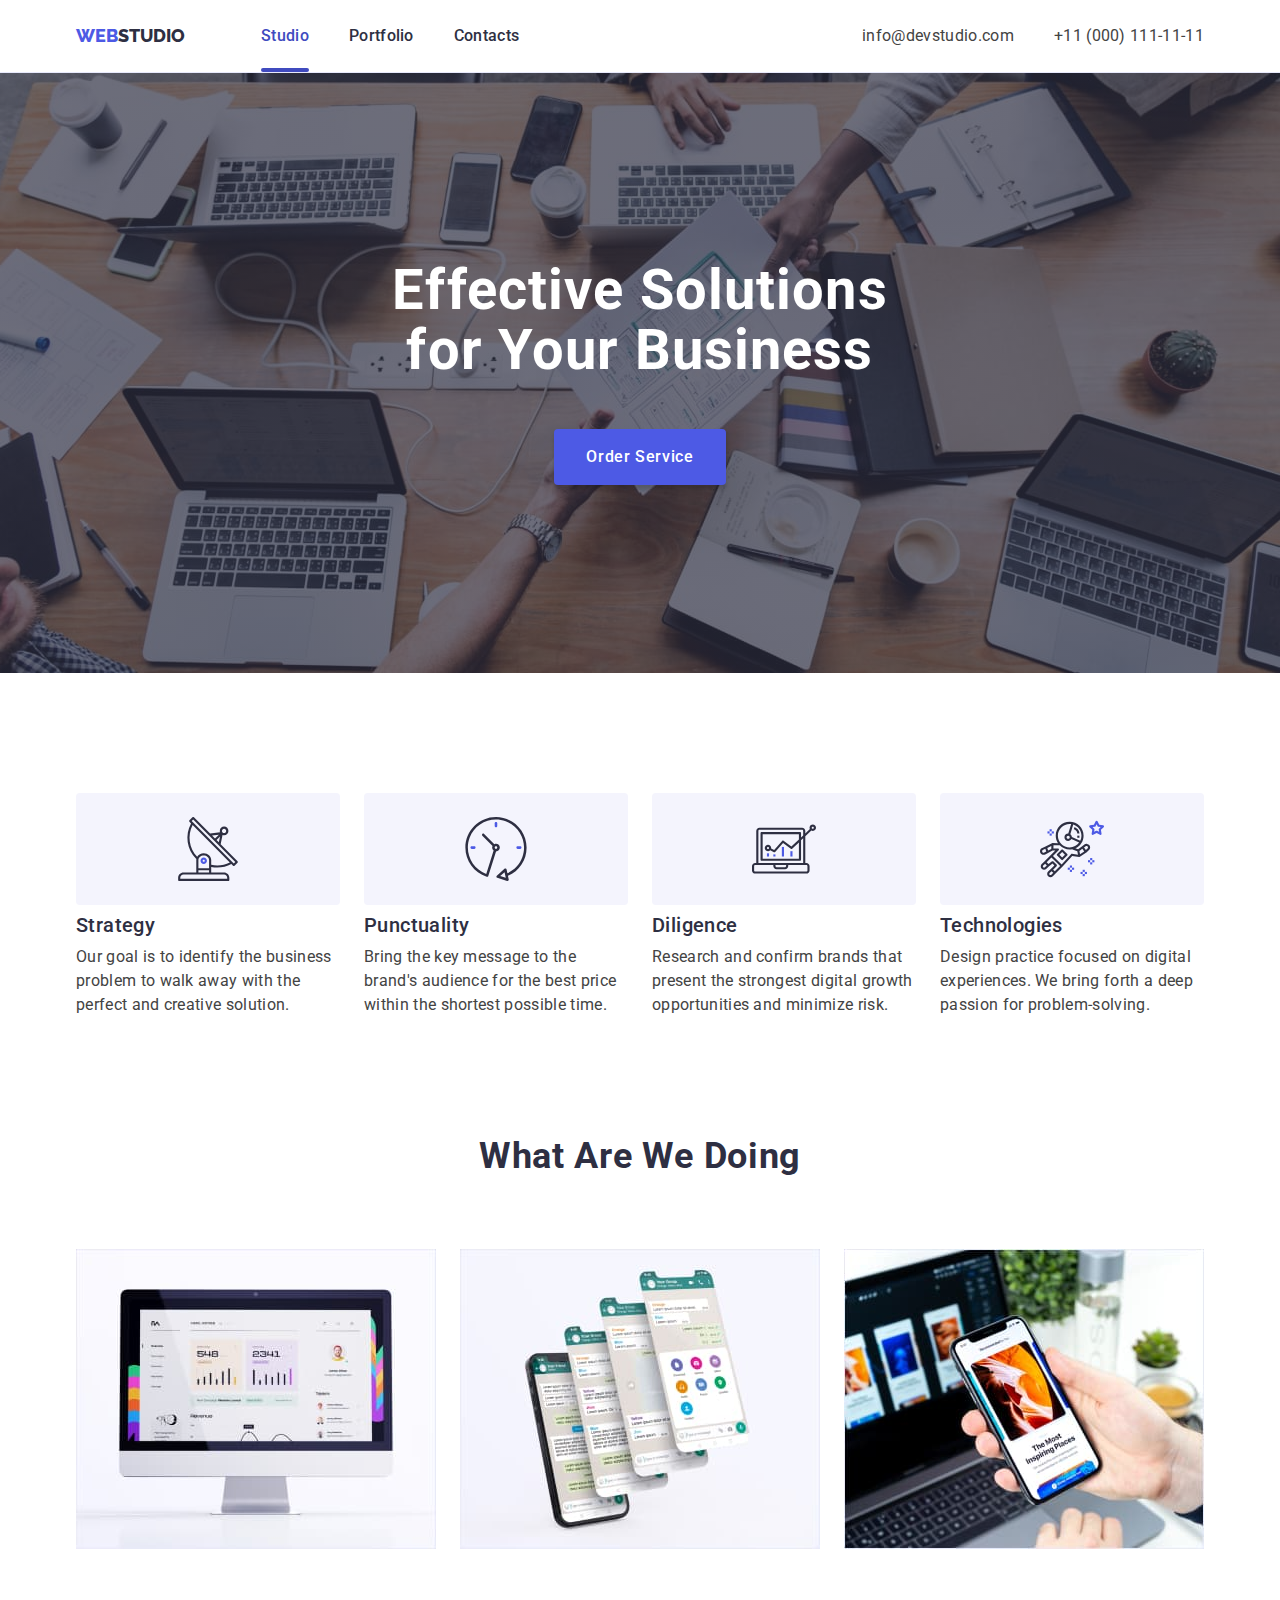
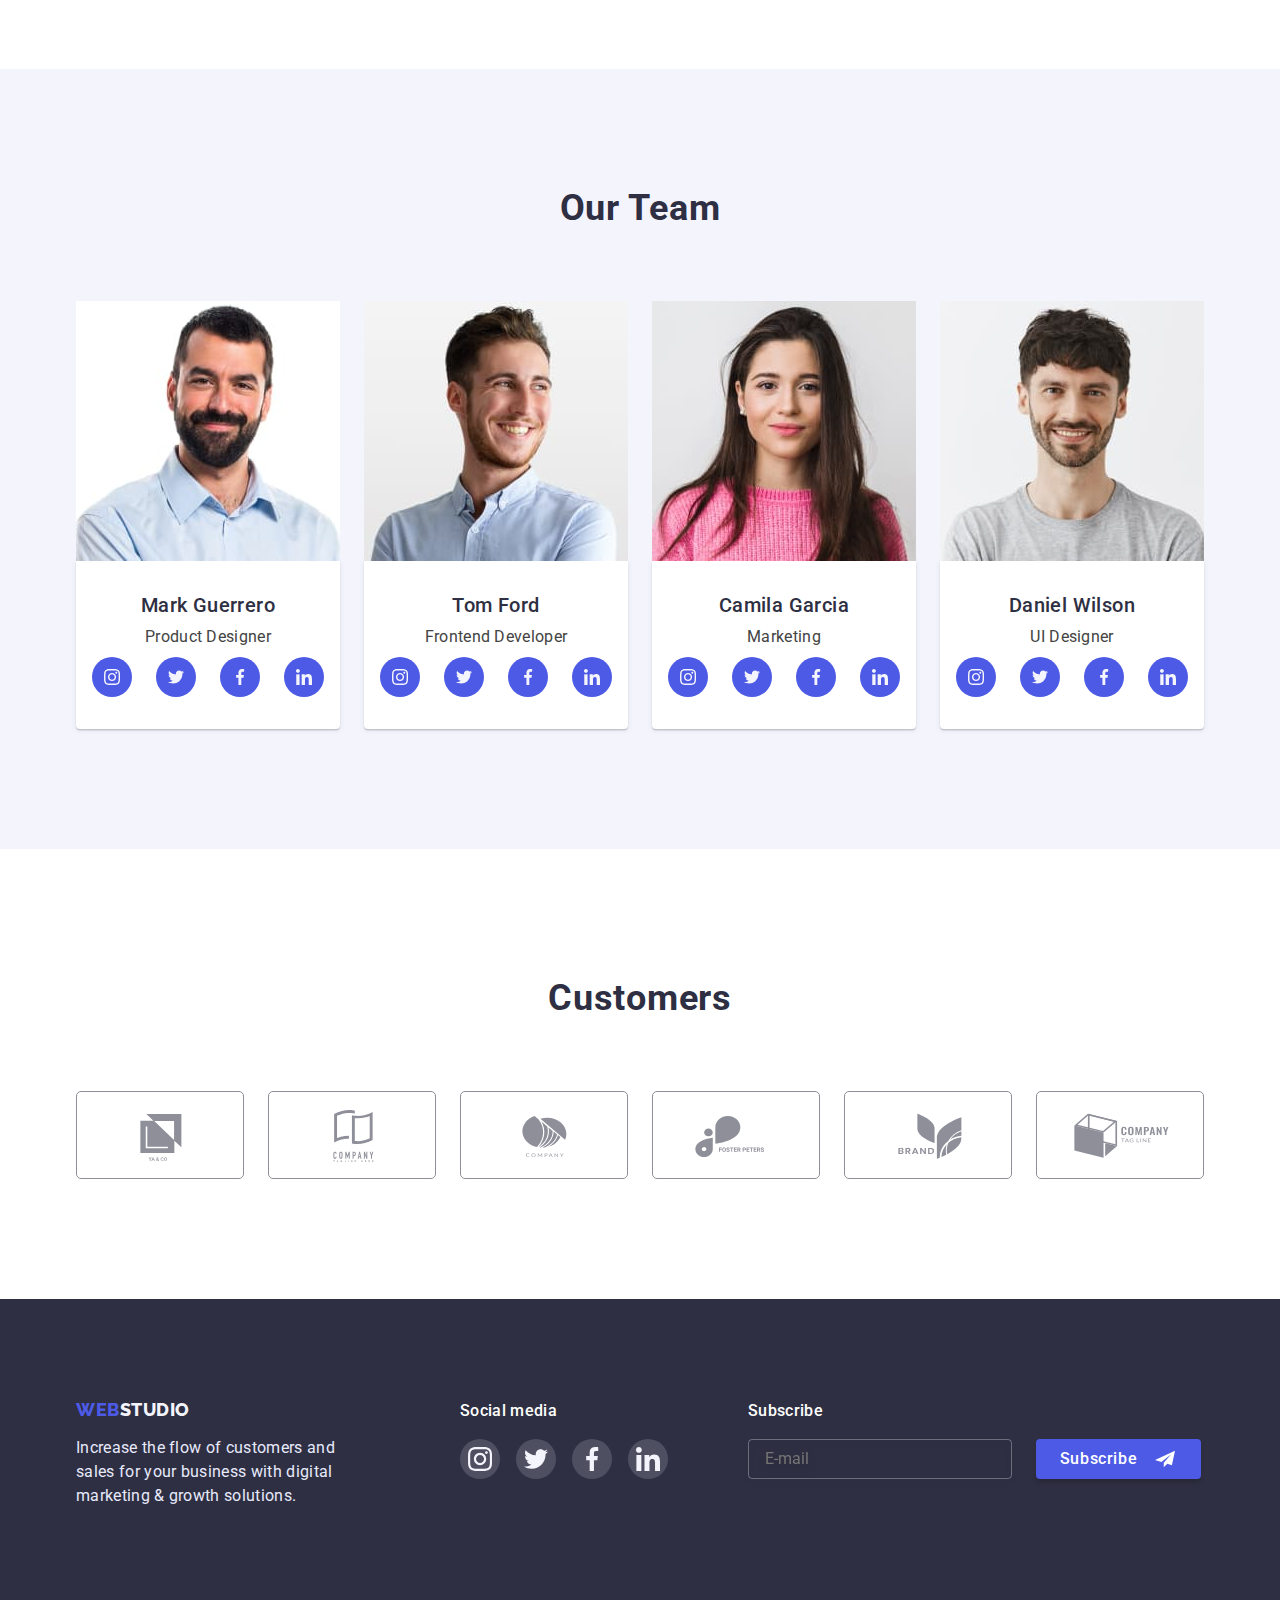
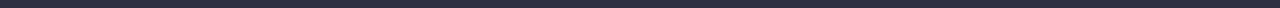
<file: index.html>
<!DOCTYPE html>
<html lang="en">
  <head>
    <meta charset="UTF-8" />
    <meta http-equiv="X-UA-Compatible" content="IE=edge" />
    <meta name="viewport" content="width=device-width, initial-scale=1.0" />
    <title>WebStudio</title>
    <link rel="preconnect" href="https://fonts.googleapis.com" />
    <link rel="preconnect" href="https://fonts.gstatic.com" crossorigin />
    <link
      href="https://fonts.googleapis.com/css2?family=Raleway:wght@800&family=Roboto:wght@400;500;700&display=swap"
      rel="stylesheet"
    />
    <link
      rel="stylesheet"
      href="https://cdnjs.cloudflare.com/ajax/libs/modern-normalize/1.1.0/modern-normalize.min.css"
    />
    <link rel="stylesheet" href="./css/styles.css" />
  </head>
  <body>
    <!-- Шапка сайта -->
    <header class="header">
      <div class="container">
        <nav class="header-navigation main-nav">
          <a class="header-logo link" href="./index.html"
            ><span class="blue-word">web</span>studio</a
          >

          <ul class="header-list list">
            <li class="header-item">
              <a class="header-link link current" href="">studio</a>
            </li>
            <li class="header-item">
              <a class="header-link link" href="./portfolio.html">portfolio</a>
            </li>
            <li class="header-item">
              <a class="header-link link" href="">contacts</a>
            </li>
          </ul>

          <ul class="adress-list list">
            <li class="adress-item">
              <a class="header-mail link" href="mailto:info@devstudio.com"
                >info@devstudio.com</a
              >
            </li>
            <li class="adress-item">
              <a class="header-tel link" href="tel:+110001111111"
                >+11 (000) 111-11-11</a
              >
            </li>
          </ul>
        </nav>
      </div>
    </header>

    <main>
      <!-- Герой -->
      <section class="hero centered overlay">
        <div class="container">
          <h1 class="hero-title">Effective Solutions for Your Business</h1>
          <button class="hero-btn pointer link" data-modal-open type="button">
            Order Service
          </button>
        </div>
      </section>

      <!-- Преимущества -->
      <section class="features">
        <div class="container">
          <h2 class="visually-hidden">Features</h2>

          <ul class="features-list list">
            <li class="features-item icon-antenna">
              <h3 class="features-subtitle">Strategy</h3>
              <p class="features-text">
                Our goal is to identify the business problem to walk away with
                the perfect and creative solution.
              </p>
            </li>
            <li class="features-item icon-clock">
              <h3 class="features-subtitle">Punctuality</h3>
              <p class="features-text">
                Bring the key message to the brand's audience for the best price
                within the shortest possible time.
              </p>
            </li>
            <li class="features-item icon-diagram">
              <h3 class="features-subtitle">Diligence</h3>
              <p class="features-text">
                Research and confirm brands that present the strongest digital
                growth opportunities and minimize risk.
              </p>
            </li>
            <li class="features-item icon-astronaut">
              <h3 class="features-subtitle">Technologies</h3>
              <p class="features-text">
                Design practice focused on digital experiences. We bring forth a
                deep passion for problem-solving.
              </p>
            </li>
          </ul>
        </div>
      </section>

      <!-- Что мы делаем -->
      <section class="doing">
        <div class="container">
          <h2 class="doing-title centered">What Are We Doing</h2>

          <ul class="doing-list list">
            <li class="doing-item">
              <img src="./images/img-1.jpg" alt="Monitor" width="360" />
            </li>
            <li class="doing-item">
              <img src="./images/img-2.jpg" alt="Apps" width="360" />
            </li>
            <li class="doing-item">
              <img src="./images/img-3.jpg" alt="Phone in hand" width="360" />
            </li>
          </ul>
        </div>
      </section>

      <!-- Наша команда -->
      <section class="team centered">
        <div class="container">
          <h2 class="team-title">Our Team</h2>
          <ul class="team-list list">
            <li class="team-item">
              <img
                class="team-img"
                src="./images/photo-mark-guerrero.jpg"
                alt="Photo Mark Guerrero"
                width="264"
              />
              <div class="team-card">
                <h3 class="team-subtitle">Mark Guerrero</h3>
                <p class="team-text">Product Designer</p>
                <ul class="team-soc-list list">
                  <li class="team-soc-item">
                    <a href="" class="team-soc-link link">
                      <svg class="team-soc-icon" width="16" height="16">
                        <use href="./images/sprite.svg#icon-instagram"></use>
                      </svg>
                    </a>
                  </li>
                  <li class="team-soc-item">
                    <a href="" class="team-soc-link link">
                      <svg class="team-soc-icon" width="16" height="16">
                        <use href="./images/sprite.svg#icon-twitter"></use>
                      </svg>
                    </a>
                  </li>
                  <li class="team-soc-item">
                    <a href="" class="team-soc-link link">
                      <svg class="team-soc-icon" width="16" height="16">
                        <use href="./images/sprite.svg#icon-facebook"></use>
                      </svg>
                    </a>
                  </li>
                  <li class="team-soc-item">
                    <a href="" class="team-soc-link link">
                      <svg class="team-soc-icon" width="16" height="16">
                        <use href="./images/sprite.svg#icon-linkedin"></use>
                      </svg>
                    </a>
                  </li>
                </ul>
              </div>
            </li>
            <li class="team-item">
              <img
                class="team-img"
                src="./images/photo-tom-ford.jpg"
                alt="Photo Tom Ford"
                width="264"
              />
              <div class="team-card">
                <h3 class="team-subtitle">Tom Ford</h3>
                <p class="team-text">Frontend Developer</p>
                <ul class="team-soc-list list">
                  <li class="team-soc-item">
                    <a href="" class="team-soc-link link">
                      <svg class="team-soc-icon" width="16" height="16">
                        <use href="./images/sprite.svg#icon-instagram"></use>
                      </svg>
                    </a>
                  </li>
                  <li class="team-soc-item">
                    <a href="" class="team-soc-link link">
                      <svg class="team-soc-icon" width="16" height="16">
                        <use href="./images/sprite.svg#icon-twitter"></use>
                      </svg>
                    </a>
                  </li>
                  <li class="team-soc-item">
                    <a href="" class="team-soc-link link">
                      <svg class="team-soc-icon" width="16" height="16">
                        <use href="./images/sprite.svg#icon-facebook"></use>
                      </svg>
                    </a>
                  </li>
                  <li class="team-soc-item">
                    <a href="" class="team-soc-link link">
                      <svg class="team-soc-icon" width="16" height="16">
                        <use href="./images/sprite.svg#icon-linkedin"></use>
                      </svg>
                    </a>
                  </li>
                </ul>
              </div>
            </li>
            <li class="team-item">
              <img
                class="team-img"
                src="./images/photo-camila-garcia.jpg"
                alt="Photo Camila Garcia"
                width="264"
              />
              <div class="team-card">
                <h3 class="team-subtitle">Camila Garcia</h3>
                <p class="team-text">Marketing</p>
                <ul class="team-soc-list list">
                  <li class="team-soc-item">
                    <a href="" class="team-soc-link link">
                      <svg class="team-soc-icon" width="16" height="16">
                        <use href="./images/sprite.svg#icon-instagram"></use>
                      </svg>
                    </a>
                  </li>
                  <li class="team-soc-item">
                    <a href="" class="team-soc-link link">
                      <svg class="team-soc-icon" width="16" height="16">
                        <use href="./images/sprite.svg#icon-twitter"></use>
                      </svg>
                    </a>
                  </li>
                  <li class="team-soc-item">
                    <a href="" class="team-soc-link link">
                      <svg class="team-soc-icon" width="16" height="16">
                        <use href="./images/sprite.svg#icon-facebook"></use>
                      </svg>
                    </a>
                  </li>
                  <li class="team-soc-item">
                    <a href="" class="team-soc-link link">
                      <svg class="team-soc-icon" width="16" height="16">
                        <use href="./images/sprite.svg#icon-linkedin"></use>
                      </svg>
                    </a>
                  </li>
                </ul>
              </div>
            </li>
            <li class="team-item">
              <img
                class="team-img"
                src="./images/photo-daniel-wilson.jpg"
                alt="Photo Daniel Wilson"
                width="264"
              />
              <div class="team-card">
                <h3 class="team-subtitle">Daniel Wilson</h3>
                <p class="team-text">UI Designer</p>
                <ul class="team-soc-list list">
                  <li class="team-soc-item">
                    <a href="" class="team-soc-link link">
                      <svg class="team-soc-icon" width="16" height="16">
                        <use href="./images/sprite.svg#icon-instagram"></use>
                      </svg>
                    </a>
                  </li>
                  <li class="team-soc-item">
                    <a href="" class="team-soc-link link">
                      <svg class="team-soc-icon" width="16" height="16">
                        <use href="./images/sprite.svg#icon-twitter"></use>
                      </svg>
                    </a>
                  </li>
                  <li class="team-soc-item">
                    <a href="" class="team-soc-link link">
                      <svg class="team-soc-icon" width="16" height="16">
                        <use href="./images/sprite.svg#icon-facebook"></use>
                      </svg>
                    </a>
                  </li>
                  <li class="team-soc-item">
                    <a href="" class="team-soc-link link">
                      <svg class="team-soc-icon" width="16" height="16">
                        <use href="./images/sprite.svg#icon-linkedin"></use>
                      </svg>
                    </a>
                  </li>
                </ul>
              </div>
            </li>
          </ul>
        </div>
      </section>
    </main>

    <!-- Customers -->
    <section class="customers">
      <div class="container">
        <h2 class="customers-title">Customers</h2>
        <ul class="customers-list list">
          <li class="customers-item">
            <a href="" class="customers-link link">
              <svg class="customers-icon" width="104" height="56">
                <use href="./images/sprite.svg#icon-Logo1"></use>
              </svg>
            </a>
          </li>
          <li class="customers-item">
            <a href="" class="customers-link link">
              <svg class="customers-icon" width="104" height="56">
                <use href="./images/sprite.svg#icon-Logo2"></use>
              </svg>
            </a>
          </li>
          <li class="customers-item">
            <a href="" class="customers-link link">
              <svg class="customers-icon" width="104" height="56">
                <use href="./images/sprite.svg#icon-Logo3"></use>
              </svg>
            </a>
          </li>
          <li class="customers-item">
            <a href="" class="customers-link link">
              <svg class="customers-icon" width="104" height="56">
                <use href="./images/sprite.svg#icon-Logo4"></use>
              </svg>
            </a>
          </li>
          <li class="customers-item">
            <a href="" class="customers-link link">
              <svg class="customers-icon" width="104" height="56">
                <use href="./images/sprite.svg#icon-Logo5"></use>
              </svg>
            </a>
          </li>
          <li class="customers-item">
            <a href="" class="customers-link link">
              <svg class="customers-icon" width="104" height="56">
                <use href="./images/sprite.svg#icon-Logo6"></use>
              </svg>
            </a>
          </li>
        </ul>
      </div>
    </section>

    <!-- Футер -->
    <footer class="footer">
      <div class="container">
        <div class="webstudio">
          <a class="footer-logo link" href="./index.html"
            ><span class="blue-word">web</span>studio</a
          >
          <p class="footer-text">
            Increase the flow of customers and sales for your business with
            digital marketing & growth solutions.
          </p>
        </div>
        <div class="soc-media">
          <p class="soc-media-text">social media</p>
          <ul class="footer-soc-list list">
            <li class="footer-soc-item">
              <a href="" class="footer-soc-link link">
                <svg class="team-soc-icon" width="24" height="24">
                  <use href="./images/sprite.svg#icon-instagram"></use>
                </svg>
              </a>
            </li>
            <li class="footer-soc-item">
              <a href="" class="footer-soc-link link">
                <svg class="team-soc-icon" width="24" height="24">
                  <use href="./images/sprite.svg#icon-twitter"></use>
                </svg>
              </a>
            </li>
            <li class="footer-soc-item">
              <a href="" class="footer-soc-link link">
                <svg class="team-soc-icon" width="24" height="24">
                  <use href="./images/sprite.svg#icon-facebook"></use>
                </svg>
              </a>
            </li>
            <li class="footer-soc-item">
              <a href="" class="footer-soc-link link">
                <svg class="team-soc-icon" width="24" height="24">
                  <use href="./images/sprite.svg#icon-linkedin"></use>
                </svg>
              </a>
            </li>
          </ul>
        </div>
        <div class="footer-subscribe">
          <p class="footer-subscribe-title">Subscribe</p>
          <form class="footer-form">
            <input
              type="email"
              class="subscribe-input"
              name="subscribe-email"
              placeholder="E-mail"
            />
            <button class="footer-btn-subscribe" type="submit">
              <span>Subscribe</span>
              <svg class="subscribe-icon" width="24" height="20">
                <use href="./images/sprite.svg#icon-paper-plane"></use>
              </svg>
            </button>
          </form>
        </div>
      </div>
    </footer>

    <!-- МОДАЛЬНЕ ВІКНО -->
    <div class="backdrop is-hidden" data-modal>
      <div class="modal">
        <button type="button" class="modal-close pointer" data-modal-close>
          <svg class="modal-close-icon" width="24" height="24">
            <use href="./images/sprite.svg#icon-close-black-18dp-2-1"></use>
          </svg>
        </button>

        <p class="modal-title">Leave your contacts and we will call you back</p>
        <form class="modal-form">
          <div class="modal-field">
            <label class="input-text" for="user-name">Name</label>
            <div class="input-wrap">
              <input
                type="text"
                name="user-name"
                id="user-name"
                class="modal-input"
              />
              <svg class="modal-icon" width="18" height="18">
                <use href="./images/sprite.svg#icon-person-black-18dp-1"></use>
              </svg>
            </div>
          </div>
          <div class="modal-field">
            <label class="input-text" for="user-phone">Phone</label>
            <div class="input-wrap">
              <input
                type="tel"
                name="user-phone"
                id="user-phone"
                class="modal-input"
              />
              <svg class="modal-icon" width="18" height="24">
                <use href="./images/sprite.svg#icon-phone-black-18dp-1"></use>
              </svg>
            </div>
          </div>
          <div class="modal-field">
            <label class="input-text" for="user-email">Email</label>
            <div class="input-wrap">
              <input
                type="email"
                name="user-email"
                id="user-email"
                class="modal-input"
              />
              <svg class="modal-icon" width="18" height="24">
                <use href="./images/sprite.svg#icon-email-black-18dp-1"></use>
              </svg>
            </div>
          </div>
          <div class="modal-field-comment">
            <label class="input-text" for="user-comment">Comment</label>
            <textarea
              name="user-comment"
              id="user-comment"
              class="modal-message"
              placeholder="Text input"
            ></textarea>
          </div>
          <div class="modal-field-accept">
            <input
              class="input-check visually-hidden"
              type="checkbox"
              id="policy"
              value="accept"
            />
            <label for="policy" class="check-text">
              <span>
                <svg class="check-icon" width="10" height="8">
                  <use href="./images/sprite.svg#icon-check"></use>
                </svg>
              </span>
              I accept the terms and conditions of the&nbsp;
              <a href="#" class="privacy-link">Privacy Policy</a></label
            >
          </div>
          <button class="modal-btn-send link pointer" type="submit">
            Send
          </button>
        </form>
      </div>
    </div>

    <script src="./js/modal.js"></script>
  </body>
</html>
</file>
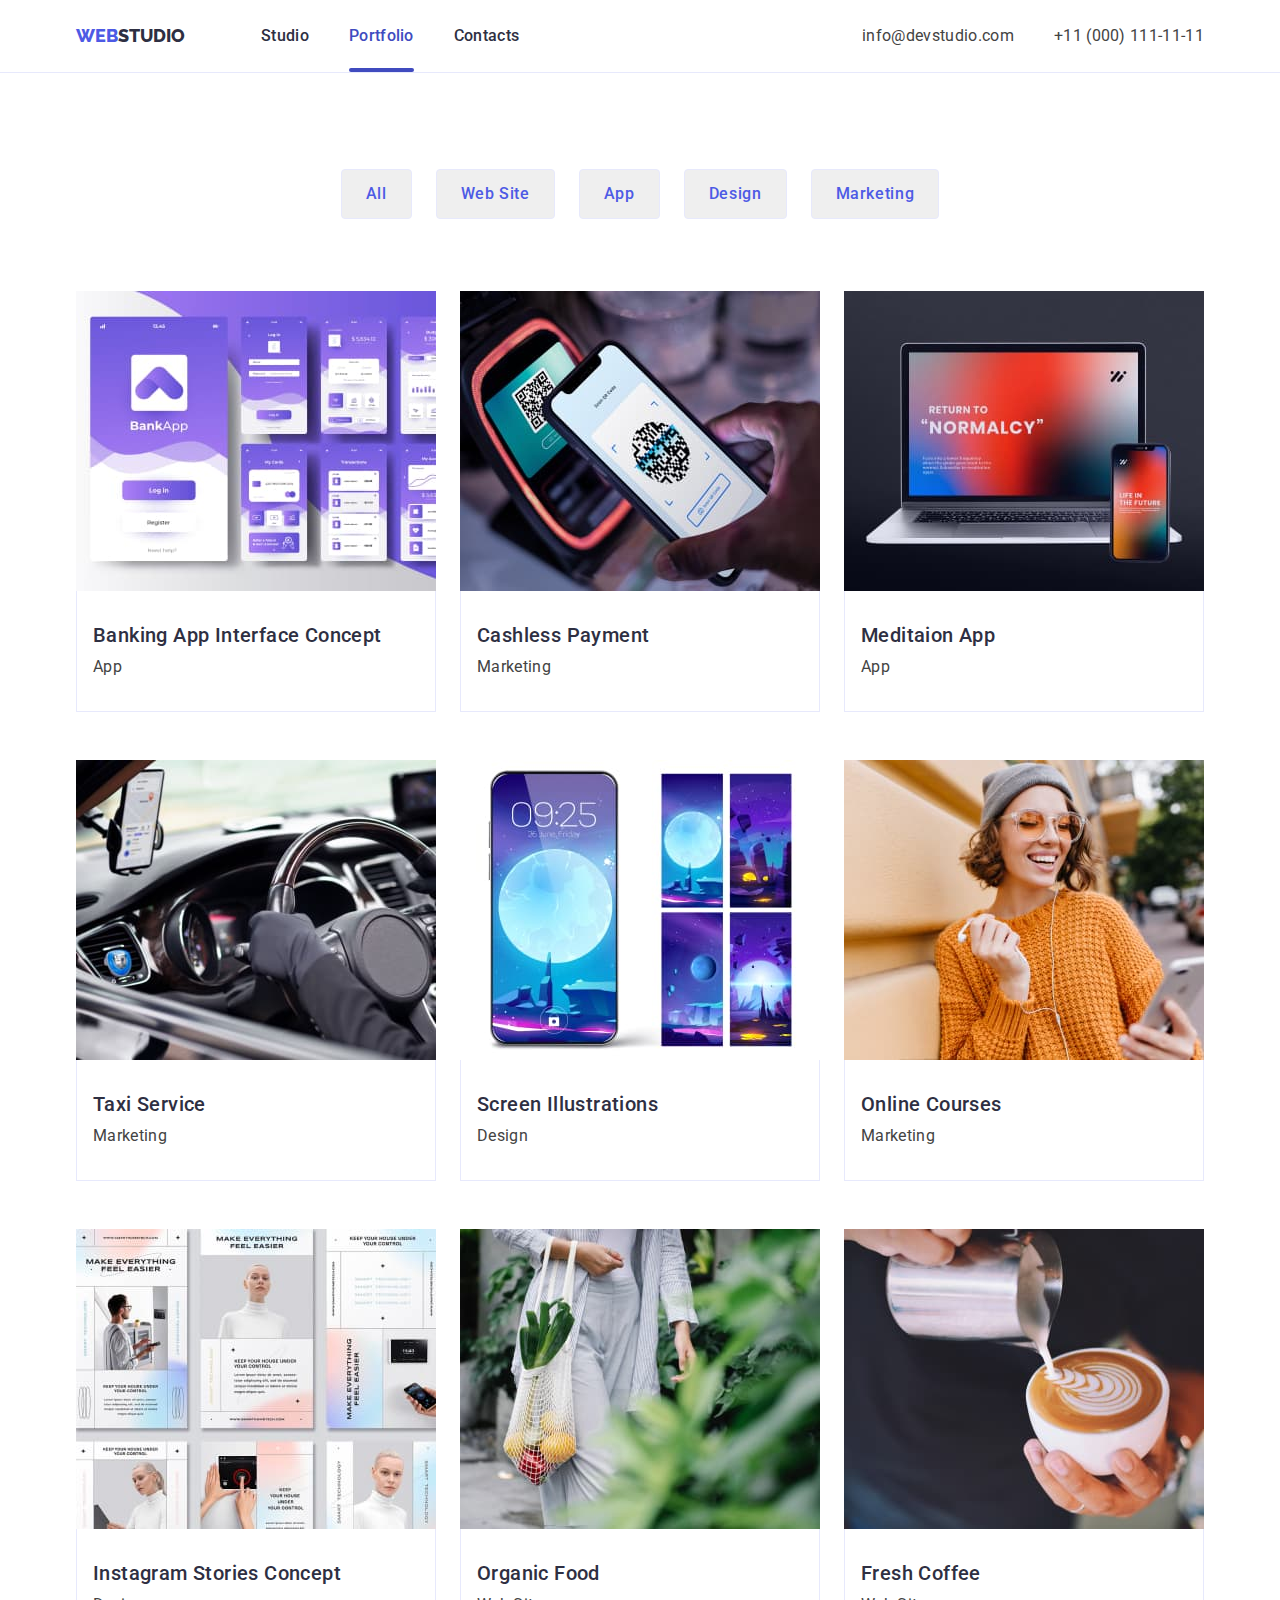
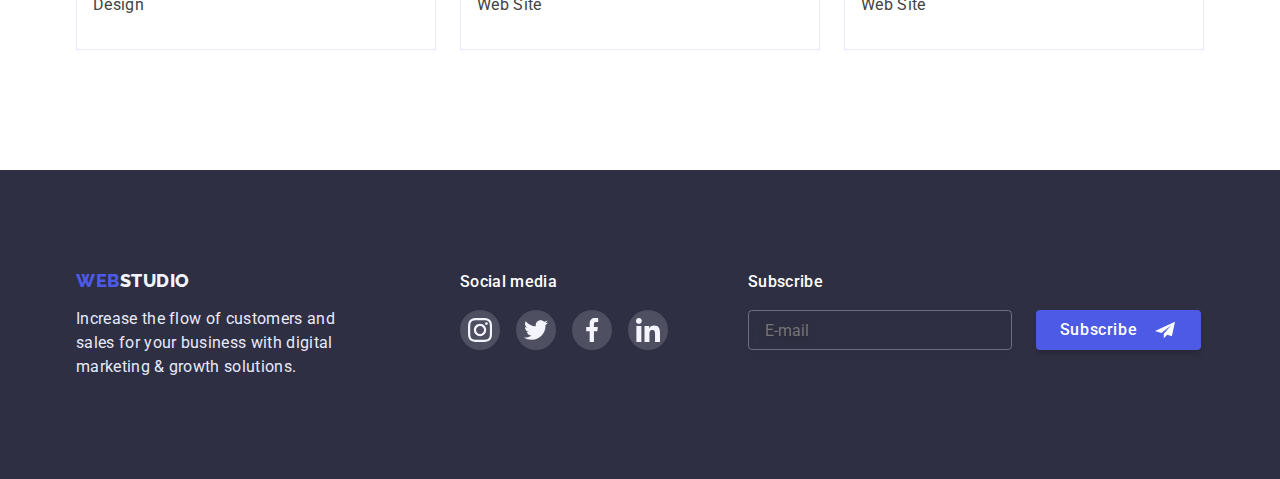
<file: portfolio.html>
<!DOCTYPE html>
<html lang="en">
  <head>
    <meta charset="UTF-8" />
    <meta http-equiv="X-UA-Compatible" content="IE=edge" />
    <meta name="viewport" content="width=device-width, initial-scale=1.0" />
    <title>Portfolio</title>
    <link rel="preconnect" href="https://fonts.googleapis.com" />
    <link rel="preconnect" href="https://fonts.gstatic.com" crossorigin />
    <link
      href="https://fonts.googleapis.com/css2?family=Raleway:wght@800&family=Roboto:wght@400;500;700&display=swap"
      rel="stylesheet"
    />
    <link
      rel="stylesheet"
      href="https://cdnjs.cloudflare.com/ajax/libs/modern-normalize/1.1.0/modern-normalize.min.css"
    />
    <link rel="stylesheet" href="./css/styles.css" />
  </head>
  <body>
    <!-- Шапка сайта -->
    <header class="header">
      <div class="container">
        <nav class="header-navigation main-nav">
          <a class="header-logo link" href="./index.html"
            ><span class="blue-word">web</span>studio</a
          >

          <ul class="header-list list">
            <li class="header-item">
              <a class="header-link link" href="./index.html">studio</a>
            </li>
            <li class="header-item">
              <a class="header-link link current" href="">portfolio</a>
            </li>
            <li class="header-item">
              <a class="header-link link" href="">contacts</a>
            </li>
          </ul>

          <ul class="adress-list list">
            <li class="adress-item">
              <a class="header-mail link" href="mailto:info@devstudio.com"
                >info@devstudio.com</a
              >
            </li>
            <li class="adress-item">
              <a class="header-tel link" href="tel:+110001111111"
                >+11 (000) 111-11-11</a
              >
            </li>
          </ul>
        </nav>
      </div>
    </header>

    <main>
      <!-- Портфолио -->
      <section class="portfolio">
        <h1 class="visually-hidden">Portfolio</h1>

        <!-- Фильтр -->
        <div class="container">
          <ul class="portfolio-filter-list list">
            <li class="portfolio-filter-item">
              <button class="portfolio-filter-btn pointer link" type="button">
                All
              </button>
            </li>
            <li class="portfolio-filter-item">
              <button class="portfolio-filter-btn pointer link" type="button">
                Web Site
              </button>
            </li>
            <li class="portfolio-filter-item">
              <button class="portfolio-filter-btn pointer link" type="button">
                App
              </button>
            </li>
            <li class="portfolio-filter-item">
              <button class="portfolio-filter-btn pointer link" type="button">
                Design
              </button>
            </li>
            <li class="portfolio-filter-item">
              <button class="portfolio-filter-btn pointer link" type="button">
                Marketing
              </button>
            </li>
          </ul>

          <!-- Примеры работ -->
          <ul class="portfolio-list list">
            <li class="portfolio-item">
              <a href="" class="portfolio-link link">
                <div class="portfolio-cover-wrap">
                  <img
                    class="portfolio-img"
                    src="./images/portfolio/img-card-1.jpg"
                    alt="Description card"
                    width="360"
                  />
                  <p class="portfolio-cover-text">
                    14 Stylish and User-Friendly App Design Concepts · Task
                    Manager App · Calorie Tracker App · Exotic Fruit Ecommerce
                    App · Cloud Storage App
                  </p>
                </div>
                <div class="portfolio-card">
                  <h2 class="portfolio-subtitle">
                    Banking App Interface Concept
                  </h2>
                  <p class="portfolio-text">App</p>
                </div>
              </a>
            </li>
            <li class="portfolio-item">
              <a href="" class="portfolio-link link">
                <div class="portfolio-cover-wrap">
                  <img
                    class="portfolio-img"
                    src="./images/portfolio/img-card-2.jpg"
                    alt="Description card"
                    width="360"
                  />
                  <p class="portfolio-cover-text">
                    14 Stylish and User-Friendly App Design Concepts · Task
                    Manager App · Calorie Tracker App · Exotic Fruit Ecommerce
                    App · Cloud Storage App
                  </p>
                </div>
                <div class="portfolio-card">
                  <h2 class="portfolio-subtitle">Cashless Payment</h2>
                  <p class="portfolio-text">Marketing</p>
                </div>
              </a>
            </li>
            <li class="portfolio-item">
              <a href="" class="portfolio-link link">
                <div class="portfolio-cover-wrap">
                  <img
                    class="portfolio-img"
                    src="./images/portfolio/img-card-3.jpg"
                    alt="Description card"
                    width="360"
                  />
                  <p class="portfolio-cover-text">
                    14 Stylish and User-Friendly App Design Concepts · Task
                    Manager App · Calorie Tracker App · Exotic Fruit Ecommerce
                    App · Cloud Storage App
                  </p>
                </div>
                <div class="portfolio-card">
                  <h2 class="portfolio-subtitle">Meditaion App</h2>
                  <p class="portfolio-text">App</p>
                </div>
              </a>
            </li>
            <li class="portfolio-item">
              <a href="" class="portfolio-link link">
                <div class="portfolio-cover-wrap">
                  <img
                    class="portfolio-img"
                    src="./images/portfolio/img-card-4.jpg"
                    alt="Description card"
                    width="360"
                  />
                  <p class="portfolio-cover-text">
                    14 Stylish and User-Friendly App Design Concepts · Task
                    Manager App · Calorie Tracker App · Exotic Fruit Ecommerce
                    App · Cloud Storage App
                  </p>
                </div>
                <div class="portfolio-card">
                  <h2 class="portfolio-subtitle">Taxi Service</h2>
                  <p class="portfolio-text">Marketing</p>
                </div>
              </a>
            </li>
            <li class="portfolio-item">
              <a href="" class="portfolio-link link">
                <div class="portfolio-cover-wrap">
                  <img
                    class="portfolio-img"
                    src="./images/portfolio/img-card-5.jpg"
                    alt="Description card"
                    width="360"
                  />
                  <p class="portfolio-cover-text">
                    14 Stylish and User-Friendly App Design Concepts · Task
                    Manager App · Calorie Tracker App · Exotic Fruit Ecommerce
                    App · Cloud Storage App
                  </p>
                </div>
                <div class="portfolio-card">
                  <h2 class="portfolio-subtitle">Screen Illustrations</h2>
                  <p class="portfolio-text">Design</p>
                </div>
              </a>
            </li>
            <li class="portfolio-item">
              <a href="" class="portfolio-link link">
                <div class="portfolio-cover-wrap">
                  <img
                    class="portfolio-img"
                    src="./images/portfolio/img-card-6.jpg"
                    alt="Description card"
                    width="360"
                  />
                  <p class="portfolio-cover-text">
                    14 Stylish and User-Friendly App Design Concepts · Task
                    Manager App · Calorie Tracker App · Exotic Fruit Ecommerce
                    App · Cloud Storage App
                  </p>
                </div>
                <div class="portfolio-card">
                  <h2 class="portfolio-subtitle">Online Courses</h2>
                  <p class="portfolio-text">Marketing</p>
                </div>
              </a>
            </li>
            <li class="portfolio-item">
              <a href="" class="portfolio-link link">
                <div class="portfolio-cover-wrap">
                  <img
                    class="portfolio-img"
                    src="./images/portfolio/img-card-7.jpg"
                    alt="Description card"
                    width="360"
                  />
                  <p class="portfolio-cover-text">
                    14 Stylish and User-Friendly App Design Concepts · Task
                    Manager App · Calorie Tracker App · Exotic Fruit Ecommerce
                    App · Cloud Storage App
                  </p>
                </div>
                <div class="portfolio-card">
                  <h2 class="portfolio-subtitle">Instagram Stories Concept</h2>
                  <p class="portfolio-text">Design</p>
                </div>
              </a>
            </li>
            <li class="portfolio-item">
              <a href="" class="portfolio-link link">
                <div class="portfolio-cover-wrap">
                  <img
                    class="portfolio-img"
                    src="./images/portfolio/img-card-8.jpg"
                    alt="Description card"
                    width="360"
                  />
                  <p class="portfolio-cover-text">
                    14 Stylish and User-Friendly App Design Concepts · Task
                    Manager App · Calorie Tracker App · Exotic Fruit Ecommerce
                    App · Cloud Storage App
                  </p>
                </div>
                <div class="portfolio-card">
                  <h2 class="portfolio-subtitle">Organic Food</h2>
                  <p class="portfolio-text">Web Site</p>
                </div>
              </a>
            </li>
            <li class="portfolio-item">
              <a href="" class="portfolio-link link">
                <div class="portfolio-cover-wrap">
                  <img
                    class="portfolio-img"
                    src="./images/portfolio/img-card-9.jpg"
                    alt="Description card"
                    width="360"
                  />
                  <p class="portfolio-cover-text">
                    14 Stylish and User-Friendly App Design Concepts · Task
                    Manager App · Calorie Tracker App · Exotic Fruit Ecommerce
                    App · Cloud Storage App
                  </p>
                </div>
                <div class="portfolio-card">
                  <h2 class="portfolio-subtitle">Fresh Coffee</h2>
                  <p class="portfolio-text">Web Site</p>
                </div>
              </a>
            </li>
          </ul>
        </div>
      </section>
    </main>

    <!-- Футер -->
    <footer class="footer">
      <div class="container">
        <div class="webstudio">
          <a class="footer-logo link" href="./index.html"
            ><span class="blue-word">web</span>studio</a
          >
          <p class="footer-text">
            Increase the flow of customers and sales for your business with
            digital marketing & growth solutions.
          </p>
        </div>
        <div class="soc-media">
          <p class="soc-media-text">social media</p>
          <ul class="footer-soc-list list">
            <li class="footer-soc-item">
              <a href="" class="footer-soc-link link">
                <svg class="team-soc-icon" width="24" height="24">
                  <use href="./images/sprite.svg#icon-instagram"></use>
                </svg>
              </a>
            </li>
            <li class="footer-soc-item">
              <a href="" class="footer-soc-link link">
                <svg class="team-soc-icon" width="24" height="24">
                  <use href="./images/sprite.svg#icon-twitter"></use>
                </svg>
              </a>
            </li>
            <li class="footer-soc-item">
              <a href="" class="footer-soc-link link">
                <svg class="team-soc-icon" width="24" height="24">
                  <use href="./images/sprite.svg#icon-facebook"></use>
                </svg>
              </a>
            </li>
            <li class="footer-soc-item">
              <a href="" class="footer-soc-link link">
                <svg class="team-soc-icon" width="24" height="24">
                  <use href="./images/sprite.svg#icon-linkedin"></use>
                </svg>
              </a>
            </li>
          </ul>
        </div>
        <div class="footer-subscribe">
          <p class="footer-subscribe-title">Subscribe</p>
          <form class="footer-form">
            <input
              type="email"
              class="subscribe-input"
              name="subscribe-email"
              placeholder="E-mail"
            />
            <button class="footer-btn-subscribe" type="submit">
              <span>Subscribe</span>
              <svg class="subscribe-icon" width="24" height="20">
                <use href="./images/sprite.svg#icon-paper-plane"></use>
              </svg>
            </button>
          </form>
        </div>
      </div>
    </footer>
  </body>
</html>
</file>
<file: css/styles.css>
:root {
  --primary-text-color: #2e2f42;
  --adress-and-text-color: #434343;
  --background-team-color: #f4f4fd;
  --web-and-btn-text-color: #4d5ae5;
  --footer-background-color: #2e2f42;
  --footer-studio-text-color: #f4f4fd;
  --footer-text-color: #e7e9fc;
  --activ-text-color: #404bbf;
  --white-color: #ffffff;
  --border-color: #e7e9fc;
  --l-grad: linear-gradient(rgba(46, 47, 66, 0.7), rgba(46, 47, 66, 0.7));
}

body {
  font-family: 'Roboto', sans-serif;
  color: var(--primary-text-color);
  background-color: var(--white-color);
}

p,
h1,
h2,
h3,
h4,
h5,
h6 {
  margin: 0;
}

ul {
  margin: 0;
  padding-left: 0;
}

img {
  display: block;
}

.container {
  max-width: 1158px;
  padding: 0 15px;
  margin: 0 auto;

  /* outline: 2px solid tomato; */
}

.centered {
  text-align: center;
}

/* ----- Стилі головної сторінки -----  */

/* HEADER */
.link {
  text-decoration: none;
  display: block;
}

.list {
  list-style: none;
}

.header {
  border-bottom: 1px solid var(--footer-text-color);
}

.header-navigation {
}

/* Main nav  */

.main-nav {
  display: flex;
  align-items: center;
}

.header-logo.link {
  text-transform: uppercase;
}

.header-list.list {
  text-transform: capitalize;
}

.header-logo {
  font-family: 'Raleway', sans-serif;
  font-weight: 800;
  font-size: 18px;
  line-height: 1.33;
  color: var(--primary-text-color);
  margin-right: 76px;
}

.blue-word {
  color: var(--web-and-btn-text-color);
}

.header-list {
  display: flex;
}

.header-list .link:hover,
.header-list .link:focus {
  color: var(--activ-text-color);
}

.header-list .link.current {
  color: var(--activ-text-color);
}

.header-item {
}

.header-item:not(:last-child) {
  margin-right: 40px;
}

.header-link {
  position: relative;
  display: block;
  font-weight: 500;
  font-size: 16px;
  line-height: 1.5;
  letter-spacing: 0.02em;
  color: var(--primary-text-color);
  padding-top: 24px;
  padding-bottom: 24px;

  transition-property: color;
  transition-duration: 250ms;
  transition-timing-function: cubic-bezier(0.4, 0, 0.2, 1);
}

.header-link.current::after {
  content: '';
  position: absolute;
  display: block;
  width: 100%;
  height: 4px;
  border-radius: 2px;
  background-color: var(--activ-text-color);
  bottom: 0;
}

.adress-list {
  display: flex;
  margin-left: auto;
}

.adress-item:not(:last-child) {
  margin-right: 40px;
}

.adress-list .link:hover,
.adress-list .link:focus {
  color: var(--activ-text-color);
}

.header-mail,
.header-tel {
  display: block;
  font-style: normal;
  font-size: 16px;
  line-height: 1.5;
  letter-spacing: 0.02em;
  color: var(--adress-and-text-color);
  padding-top: 24px;
  padding-bottom: 24px;

  transition-property: color;
  transition-duration: 250ms;
  transition-timing-function: cubic-bezier(0.4, 0, 0.2, 1);
}

/* MAIN */

.hero {
  background-color: var(--primary-text-color);
  padding-top: 188px;
  padding-bottom: 188px;
}

.overlay {
  max-width: 1440px;
  height: 600px;
  margin-left: auto;
  margin-right: auto;
  background-image: var(--l-grad), url(../images/people-office-1.jpg);
  background-repeat: no-repeat;
  background-position: center;
  background-size: cover;
}

.hero-title {
  color: var(--white-color);
  font-weight: 700;
  font-size: 56px;
  line-height: 1.07;
  letter-spacing: 0.02em;
  width: 500px;
  margin: 0 auto;
  margin-bottom: 48px;
}

.pointer {
  cursor: pointer;
}

.hero-title .link:hover,
.hero-title .link:focus {
  color: var(--activ-text-color);
}

.hero-btn {
  margin: 0 auto;
  font-family: 'Roboto', sans-serif;
  font-weight: 500;
  font-size: 16px;
  line-height: 1.5;
  letter-spacing: 0.04em;
  color: var(--white-color);
  background-color: var(--web-and-btn-text-color);
  border-radius: 4px;
  border: none;
  padding: 16px 32px;
  box-shadow: 0px 4px 4px rgba(0, 0, 0, 0.15);

  transition-property: background-color, box-shadow;
  transition-duration: 250ms;
  transition-timing-function: cubic-bezier(0.4, 0, 0.2, 1);
}

.hero-btn.link:hover,
.hero-btn.link:focus {
  background-color: var(--activ-text-color);
}

.features {
  padding-top: 120px;
  padding-bottom: 120px;
}

.visually-hidden {
  position: absolute;
  width: 1px;
  height: 1px;
  margin: -1px;
  border: 0;
  padding: 0;

  white-space: nowrap;
  clip-path: inset(100%);
  clip: rect(0 0 0 0);
  overflow: hidden;
}

.features-list {
  display: flex;
}
.features-item {
  width: calc((100% - 72px) / 4);
}

.features-item:not(:last-child) {
  margin-right: 24px;
}

.features-item::before {
  display: block;
  content: '';
  height: 112px;
  margin-bottom: 8px;
  /* outline: solid red; */
  background-size: auto;
  background-repeat: no-repeat;
  background-position: center;
  background-color: var(--footer-studio-text-color);
  border-radius: 4px;
}

.icon-antenna::before {
  background-image: url(../images/features-antenna.svg);
}

.icon-clock::before {
  background-image: url(../images/features-clock.svg);
}

.icon-diagram::before {
  background-image: url(../images/features-diagram.svg);
}

.icon-astronaut::before {
  background-image: url(../images/features-astronaut.svg);
}

/* <!-- або ВАР 2: замінити before на: (у html)
<div class="">
  <svg class="" weight="" height="">
    <use href="./images/..."></use>
  </svg>
</div> (дивись 1:20 Репета2)--> */

.features-subtitle {
  margin-bottom: 8px;
  font-weight: 500;
  font-size: 20px;
  line-height: 1.2;
  letter-spacing: 0.02em;
}
.features-text {
  font-size: 16px;
  line-height: 1.5;
  letter-spacing: 0.02em;
  color: var(--adress-and-text-color);
}
.doing {
  padding-bottom: 120px;
}

.doing-title {
  margin-bottom: 72px;
  font-weight: 700;
  font-size: 36px;
  line-height: 1.11;
  letter-spacing: 0.02em;
}

.doing-list {
  display: flex;
  flex-wrap: wrap;
}

.doing-item {
  width: calc((100% - 48px) / 3);
  margin-right: 24px;
}

.doing-item:nth-child(3n) {
  margin-right: 0;
}

.team {
  background-color: var(--background-team-color);
  padding-top: 120px;
  padding-bottom: 120px;
}

.team-title {
  margin-bottom: 72px;
  font-weight: 700;
  font-size: 36px;
  line-height: 1.11;
  letter-spacing: 0.02em;
}
.team-list {
}

.team-img {
}

.team-card {
  padding-top: 32px;
  padding-bottom: 32px;
  background-color: var(--white-color);
  box-shadow: 0px 1px 6px rgba(46, 47, 66, 0.08),
    0px 1px 1px rgba(46, 47, 66, 0.16), 0px 2px 1px rgba(46, 47, 66, 0.08);
  border-radius: 0px 0px 4px 4px;
}

.team-list {
  display: flex;
  flex-wrap: wrap;
}

.team-item {
  width: calc((100% - 72px) / 4);
  margin-right: 24px;
}

.team-item:nth-child(4n) {
  margin-right: 0;
}

.team-subtitle {
  margin-bottom: 8px;
  font-weight: 500;
  font-size: 20px;
  line-height: 1.2;
  letter-spacing: 0.02em;
}
.team-text {
  font-size: 16px;
  line-height: 1.5;
  letter-spacing: 0.02em;
  color: var(--adress-and-text-color);
  margin-bottom: 8px;
}

.team-soc-list {
  display: flex;
  justify-content: center;
  gap: 24px;
}

.team-soc-item {
  width: 40px;
  height: 40px;
}

.team-soc-link {
  width: 100%;
  height: 100%;
  border-radius: 50%;
  display: flex;
  justify-content: center;
  align-items: center;
  background-color: var(--web-and-btn-text-color);

  transition-property: background-color;
  transition-duration: 250ms;
  transition-timing-function: cubic-bezier(0.4, 0, 0.2, 1);
}

.team-soc-link:is(:hover, :focus) {
  background-color: var(--activ-text-color);
}

.customers {
  padding-top: 130px;
  padding-bottom: 120px;
}

.customers-title {
  margin-bottom: 72px;
  font-size: 36px;
  line-height: 1.11;
  text-align: center;
  letter-spacing: 0.02em;
}

.customers-list {
  display: flex;
  gap: 24px;
}

.customers-item {
  width: calc((100% - 120px) / 6);
  height: 88px;
}
.customers-link {
  width: 100%;
  height: 100%;
  border: 1px solid #8e8f99;
  border-radius: 5px;
  display: flex;
  align-items: center;
  justify-content: center;

  transition-property: border-color;
  transition-duration: 250ms;
  transition-timing-function: cubic-bezier(0.4, 0, 0.2, 1);
}

.customers-icon {
  fill: #8e8f99;

  transition-property: fill;
  transition-duration: 250ms;
  transition-timing-function: cubic-bezier(0.4, 0, 0.2, 1);
}

.customers-link:is(:hover, :focus) {
  border-color: var(--activ-text-color);
}

.customers-link:is(:hover, :focus) .customers-icon {
  fill: var(--activ-text-color);
}

/* FOOTER */
.footer {
  background-color: var(--footer-background-color);
  padding-top: 100px;
  padding-bottom: 100px;
}

.footer .container {
  display: flex;
  align-items: baseline;
}

.footer .link {
  text-transform: uppercase;
}

.footer-logo {
  font-family: 'Raleway', sans-serif;
  font-style: normal;
  font-weight: 800;
  font-size: 18px;
  line-height: 1.17;
  letter-spacing: 0.03em;
  color: var(--footer-studio-text-color);
}

.footer-text {
  margin-top: 16px;
  font-size: 16px;
  line-height: 1.5;
  letter-spacing: 0.02em;
  color: var(--footer-text-color);
  width: 264px;
}

.soc-media {
  margin-left: 120px;
}

.soc-media-text {
  font-weight: 500;
  font-size: 16px;
  line-height: 1.5;
  letter-spacing: 0.02em;
  color: var(--white-color);
  margin-bottom: 16px;
}

.soc-media-text::first-letter {
  text-transform: capitalize;
}

.footer-soc-list {
  display: flex;
  justify-content: center;
  gap: 16px;
}

.footer-soc-item {
  width: 40px;
  height: 40px;
}

.footer-soc-link {
  width: 100%;
  height: 100%;
  border-radius: 50%;
  display: flex;
  justify-content: center;
  align-items: center;
  background-color: #f4f4fd2a;

  transition-property: background-color;
  transition-duration: 250ms;
  transition-timing-function: cubic-bezier(0.4, 0, 0.2, 1);
}

.footer-soc-link:is(:hover, :focus) {
  background-color: #31d0aa;
}

.footer-subscribe {
  margin-left: 80px;
}

.footer-subscribe-title {
  display: block;
  font-weight: 500;
  font-size: 16px;
  line-height: 1.5;
  letter-spacing: 0.02em;
  color: var(--white-color);
  margin-bottom: 16px;
}

.footer-form {
  display: flex;
}

.subscribe-input {
  padding-left: 16px;
  display: block;
  color: var(--white-color);
  background: transparent;
  outline: transparent;
  border: 1px solid rgba(255, 255, 255, 0.3);
  filter: drop-shadow(0px 4px 4px rgba(0, 0, 0, 0.15));
  border-radius: 4px;
  width: 264px;
  height: 40px;
  transition: fill 250ms cubic-bezier(0.4, 0, 0.2, 1);
}

.footer-btn-subscribe {
  font-family: inherit;
  font-weight: 500;
  font-size: 16px;
  line-height: 1.5;
  letter-spacing: 0.04em;
  width: 165px;
  height: 40px;
  display: flex;
  flex-direction: row;
  justify-content: center;
  align-items: center;
  margin-left: 24px;
  padding: 0;
  color: var(--white-color);
  background-color: var(--web-and-btn-text-color);
  box-shadow: 0px 4px 4px rgb(0 0 0 / 15%);
  border-radius: 4px;
  border: none;
  cursor: pointer;
  transition-property: background-color;
  transition-duration: 250ms;
  transition-timing-function: cubic-bezier(0.4, 0, 0.2, 1);
}

.subscribe-icon {
  margin-left: 16px;
}

.footer-btn-subscribe:hover,
.footer-btn-subscribe:focus {
  background: var(--activ-text-color);
}

.portfolio {
  padding-top: 96px;
  padding-bottom: 120px;
}

.portfolio-filter-list {
  display: flex;
  justify-content: center;
  margin-bottom: 72px;
}

.portfolio-filter-item:not(:last-child) {
  margin-right: 24px;
}

.portfolio-filter-btn {
  font-family: 'Roboto', sans-serif;
  font-weight: 500;
  font-size: 16px;
  line-height: 1.5;
  letter-spacing: 0.04em;
  color: var(--web-and-btn-text-color);
  border: 1px solid var(--border-color);
  border-radius: 4px;
  padding: 12px 24px;

  transition-property: color, background-color, box-shadow, border-color;
  transition-duration: 250ms;
  transition-timing-function: cubic-bezier(0.4, 0, 0.2, 1);
}

.portfolio-filter-list .link:hover,
.portfolio-filter-list .link:focus {
  color: var(--white-color);
  background-color: var(--activ-text-color);
  box-shadow: 0px 3px 1px rgba(0, 0, 0, 0.1), 0px 2px 1px rgba(0, 0, 0, 0.08),
    0px 2px 2px rgba(0, 0, 0, 0.12);
  border-color: transparent;
}

.header-list .link.current {
  color: var(--activ-text-color);
}

.portfolio-list {
  display: flex;
  flex-wrap: wrap;
}

.portfolio-item {
  position: relative;
  width: calc((100% - 48px) / 3);
  /* background-color: tomato; */
  margin-right: 24px;
  margin-bottom: 48px;
}

.portfolio-cover-wrap {
  position: relative;
  overflow: hidden;
}

.portfolio-cover-text {
  position: absolute;
  top: 0;
  font-size: 16px;
  line-height: 1.5;
  letter-spacing: 0.02em;
  color: var(--background-team-color);
  background-color: var(--web-and-btn-text-color);
  padding: 40px 32px 0 32px;
  height: 100%;
  transform: translateY(100%);
  transition: transform 250ms cubic-bezier(0.4, 0, 0.2, 1);
}

.portfolio-item:hover .portfolio-cover-text,
.portfolio-item:focus .portfolio-cover-text {
  transform: translateY(0);
}

.portfolio-link:hover,
.portfolio-link:focus {
  box-shadow: 0px 1px 6px rgba(46, 47, 66, 0.08),
    0px 1px 1px rgba(46, 47, 66, 0.16), 0px 2px 1px rgba(46, 47, 66, 0.08);
}

.portfolio-item:nth-child(3n) {
  margin-right: 0;
}

.portfolio-item:nth-last-child(-n + 3) {
  margin-bottom: 0;
}

.portfolio-img {
}

.portfolio-card {
  padding-top: 32px;
  padding-bottom: 32px;
  padding-left: 16px;
  border-left: 1px solid var(--footer-text-color);
  border-bottom: 1px solid var(--footer-text-color);
  border-right: 1px solid var(--footer-text-color);
}

.portfolio-subtitle {
  margin-bottom: 8px;
  font-weight: 500;
  font-size: 20px;
  line-height: 1.2;
  letter-spacing: 0.02em;
  color: var(--primary-text-color);
}

.portfolio-text {
  font-size: 16px;
  line-height: 1.5;
  letter-spacing: 0.02em;
  color: var(--adress-and-text-color);
}

.backdrop {
  position: fixed;
  top: 0;
  width: 100%;
  height: 100%;
  background-color: rgba(46, 47, 66, 0.4);
  transition: opacity 250ms linear, visibility 250ms linear;
}

.modal {
  position: absolute;
  top: 50%;
  left: 50%;
  transform: translate(-50%, -50%) scale(1);
  width: 408px;
  min-height: 576px;
  background-color: #fcfcfc;
  border-radius: 4px;
  box-shadow: 0px 1px 1px rgba(0, 0, 0, 0.14), 0px 1px 3px rgba(0, 0, 0, 0.12),
    0px 2px 1px rgba(0, 0, 0, 0.2);
  padding: 24px;
  transition: transform 250ms linear;
}

.backdrop.is-hidden .modal {
  transform: translate(-50%, 0) scale(0);
}

.modal-close {
  width: 24px;
  height: 24px;
  border-radius: 50%;
  display: flex;
  justify-content: center;
  align-items: center;
  background-color: var(--border-color);
  border: 1px solid rgba(0, 0, 0, 0.1);
  margin-left: auto;
  margin-bottom: 24px;

  transition-property: background-color, border-color;
  transition-duration: 250ms;
  transition-timing-function: cubic-bezier(0.4, 0, 0.2, 1);
}

.modal-close:is(:hover, :focus) {
  background-color: var(--activ-text-color);
  border-color: transparent;
}

.modal-close:is(:hover, :focus) .modal-close-icon {
  fill: var(--white-color);
}

.is-hidden {
  opacity: 0;
  visibility: hidden;
  pointer-events: none;
}

.modal-title {
  font-weight: 500;
  font-size: 16px;
  line-height: 1.5;
  text-align: center;
  letter-spacing: 0.02em;
  color: var(--primary-text-color);
  margin-bottom: 16px;
}

.modal-field {
  font-size: 12px;
  line-height: 1.17;
  letter-spacing: 0.04em;
  color: #998e92;
  margin-bottom: 8px;
}

.modal-field-comment {
  font-size: 12px;
  line-height: 1.17;
  letter-spacing: 0.04em;
  color: #998e92;
  margin-bottom: 16px;
}

.modal-field-accept {
  margin-bottom: 24px;
}

.input-wrap {
  position: relative;
  margin-top: 4px;
}

.modal-input {
  width: 360px;
  height: 40px;
  border: 1px solid rgba(33, 33, 33, 0.2);
  border-radius: 4px;
  background-color: transparent;
  outline: transparent;
  font-size: 12px;
  line-height: 1.17;
  letter-spacing: 0.04em;
  padding: 8px 0 8px 38px;
}

.modal-input:focus {
  border-color: var(--web-and-btn-text-color);
}

.modal-input:focus + .modal-icon {
  fill: var(--web-and-btn-text-color);
}

.modal-icon {
  position: absolute;
  left: 16px;
  top: 50%;
  transform: translateY(-50%);
}

/* розібратися (не працює) */
.modal-input::placeholder {
  color: rgba(117, 117, 117, 0.5);
}

.modal-message {
  width: 360px;
  height: 120px;
  border: 1px solid rgba(33, 33, 33, 0.2);
  border-radius: 4px;
  background-color: transparent;
  outline: transparent;
  font-size: 12px;
  line-height: 1.17;
  letter-spacing: 0.04em;
  padding: 8px 16px;
  margin-top: 4px;
  resize: none;
}

.modal-message:focus {
  border-color: var(--web-and-btn-text-color);
}

.check-text {
  font-size: 12px;
  line-height: 1.17;
  letter-spacing: 0.04em;
  color: #757575;
  display: flex;
  align-items: center;
}

.privacy-link {
  text-decoration: underline;
  display: block;
  /* display: inline-flex; */
}

/* варіант №1 checkbox: */
.check-text span {
  width: 16px;
  height: 16px;
  border: 1.25px solid var(--footer-background-color);
  border-radius: 2px;
  margin-right: 8px;
  display: flex;
  align-items: center;
  justify-content: center;
  fill: transparent;
}

.input-check:checked + .check-text span {
  background-color: var(--activ-text-color);
  border: none;
  fill: var(--background-team-color);
}

.input-check:focus + .check-text span {
  border-color: var(--activ-text-color);
}

/* варіант №2 checkbox:
.check-text::before {
  content: '';
  width: 16px;
  height: 16px;
  border: 1.25px solid var(--footer-background-color);
  border-radius: 2px;
  margin-right: 8px;
}

.input-check:checked + .check-text::before {
  background-color: var(--activ-text-color);
  border: none;
  background-image: url(../images/check.svg);
  background-repeat: no-repeat;
  background-position: center;
}

.input-check:focus + .check-text::before {
  border-color: var(--activ-text-color);
} */

.modal-btn-send {
  margin: 0 auto;
  width: 169px;
  height: 56px;
  font-size: 16px;
  line-height: 1.5;
  letter-spacing: 0.04em;
  color: var(--white-color);
  background-color: var(--web-and-btn-text-color);
  border-radius: 4px;
  border: none;
  padding: 16px 32px;
  box-shadow: 0px 4px 4px rgba(0, 0, 0, 0.15);
  transition-property: background-color, box-shadow;
  transition-duration: 250ms;
  transition-timing-function: cubic-bezier(0.4, 0, 0.2, 1);
}

.modal-btn-send:hover,
.modal-btn-send:focus {
  background: var(--activ-text-color);
}
</file>
